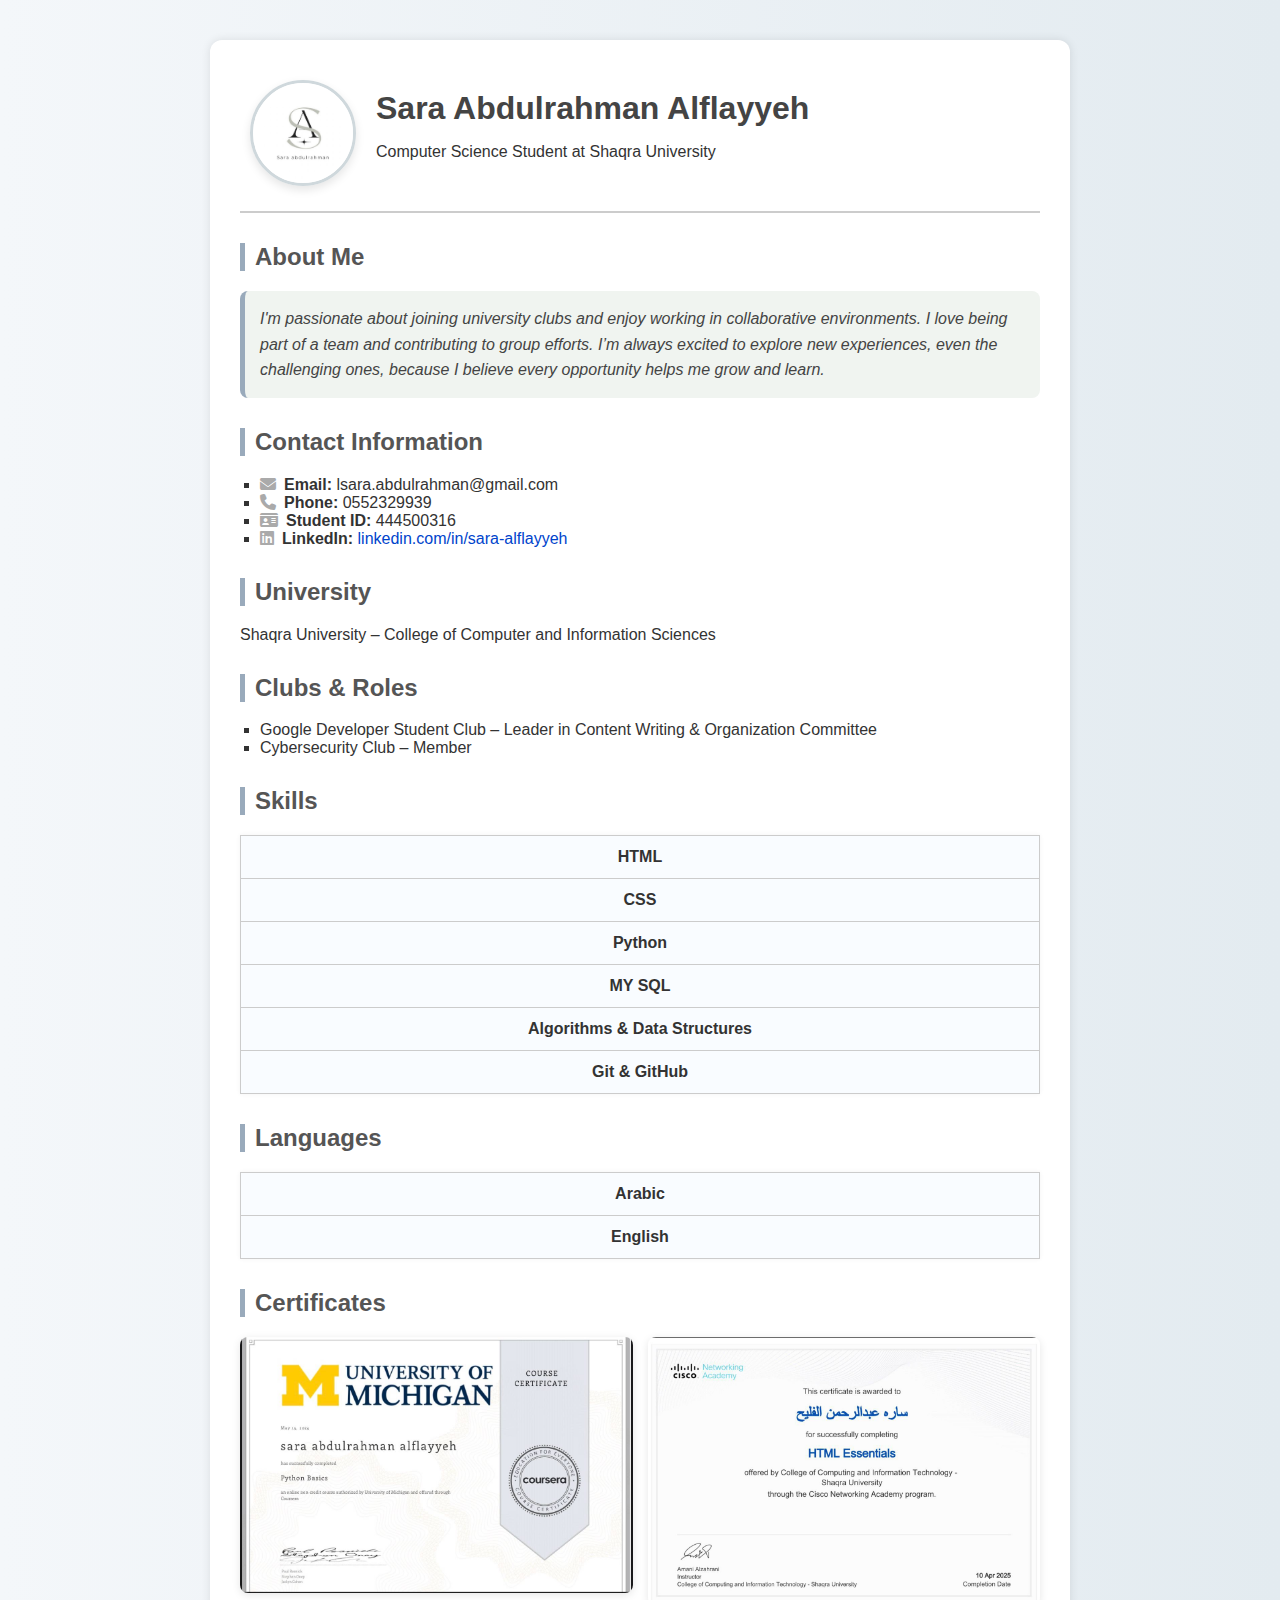
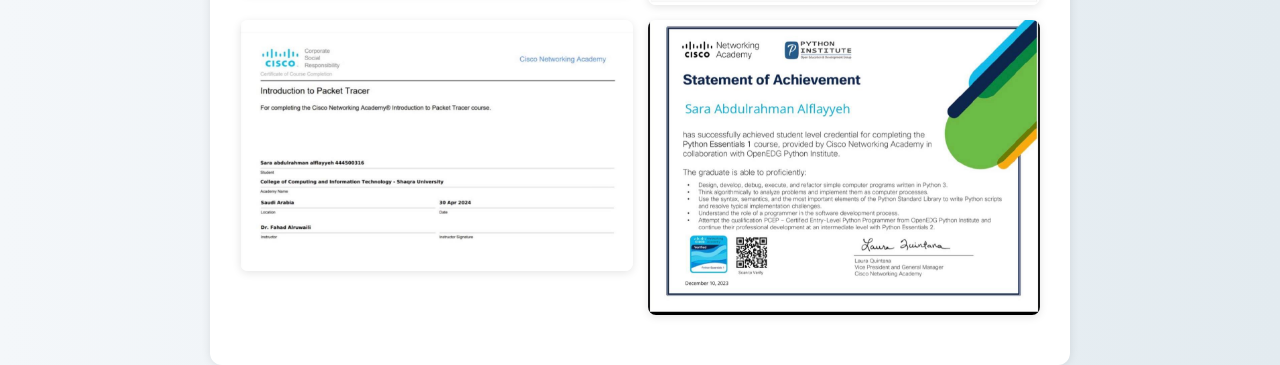
<file: index.html>
<!DOCTYPE html>
<html lang="en">
<head>
  <meta charset="UTF-8" />
  <meta name="viewport" content="width=device-width, initial-scale=1.0"/>
  <title>Sara Abdulrahman CV</title>
  <link rel="stylesheet" href="CV.css" />
  <link rel="stylesheet" href="https://cdnjs.cloudflare.com/ajax/libs/font-awesome/6.5.0/css/all.min.css" />
</head>
<body>
  <div class="container">
    <header>
      <div class="header-flex">
        <img src="profile.jpg" alt="Profile Photo" class="profile-img">
        <div>
          <h1>Sara Abdulrahman Alflayyeh</h1>
          <p>Computer Science Student at Shaqra University</p>
        </div>
      </div>
    </header>

    <!-- About Me Section -->
    <section class="section">
      <h2>About Me</h2>
      <div class="about-paragraph">
        I'm passionate about joining university clubs and enjoy working in collaborative environments.  
        I love being part of a team and contributing to group efforts.  
        I’m always excited to explore new experiences, even the challenging ones,  
        because I believe every opportunity helps me grow and learn.
      </div>
    </section>

    <!-- Contact Info -->
    <section class="section">
      <h2>Contact Information</h2>
      <ul>
        <li><i class="fas fa-envelope contact-icon"></i><strong>Email:</strong> lsara.abdulrahman@gmail.com</li>
        <li><i class="fas fa-phone contact-icon"></i><strong>Phone:</strong> 0552329939</li>
        <li><i class="fas fa-id-card contact-icon"></i><strong>Student ID:</strong> 444500316</li>
        <li><i class="fab fa-linkedin contact-icon"></i><strong>LinkedIn:</strong> 
          <a href="https://www.linkedin.com/in/sara-alflayyeh" target="_blank">linkedin.com/in/sara-alflayyeh</a>
        </li>
      </ul>
    </section>

    <section class="section">
      <h2>University</h2>
      <p>Shaqra University – College of Computer and Information Sciences</p>
    </section>

    <section class="section">
      <h2>Clubs & Roles</h2>
      <ul>
        <li>Google Developer Student Club – Leader in Content Writing & Organization Committee</li>
        <li>Cybersecurity Club – Member</li>
      </ul>
    </section>

    <section class="section">
      <h2>Skills</h2>
      <table class="skills-table">
        <tr><td>HTML</td></tr>
        <tr><td>CSS</td></tr>
        <tr><td>Python</td></tr>
        <tr><td>MY SQL</td></tr>
        <tr><td>Algorithms & Data Structures</td></tr>
        <tr><td>Git & GitHub</td></tr>
      </table>
    </section>

<section class="section">
  <h2>Languages</h2>
  <table class="skills-table">
    <tr>
      <td>Arabic</td>
    </tr>
    <tr>
      <td>English</td>
    </tr>
  </table>
</section>

    <section class="section">
      <h2>Certificates</h2>
      <div class="certificates-grid">
        <img src="certificate1.jpg" alt="Certificate 1">
        <img src="certificate2.jpg" alt="Certificate 2">
        <img src="certificate3.jpg" alt="Certificate 3">
        <img src="certificate4.jpg" alt="Certificate 4">
      </div>
    </section>
  </div>
</body>
</html>
</file>
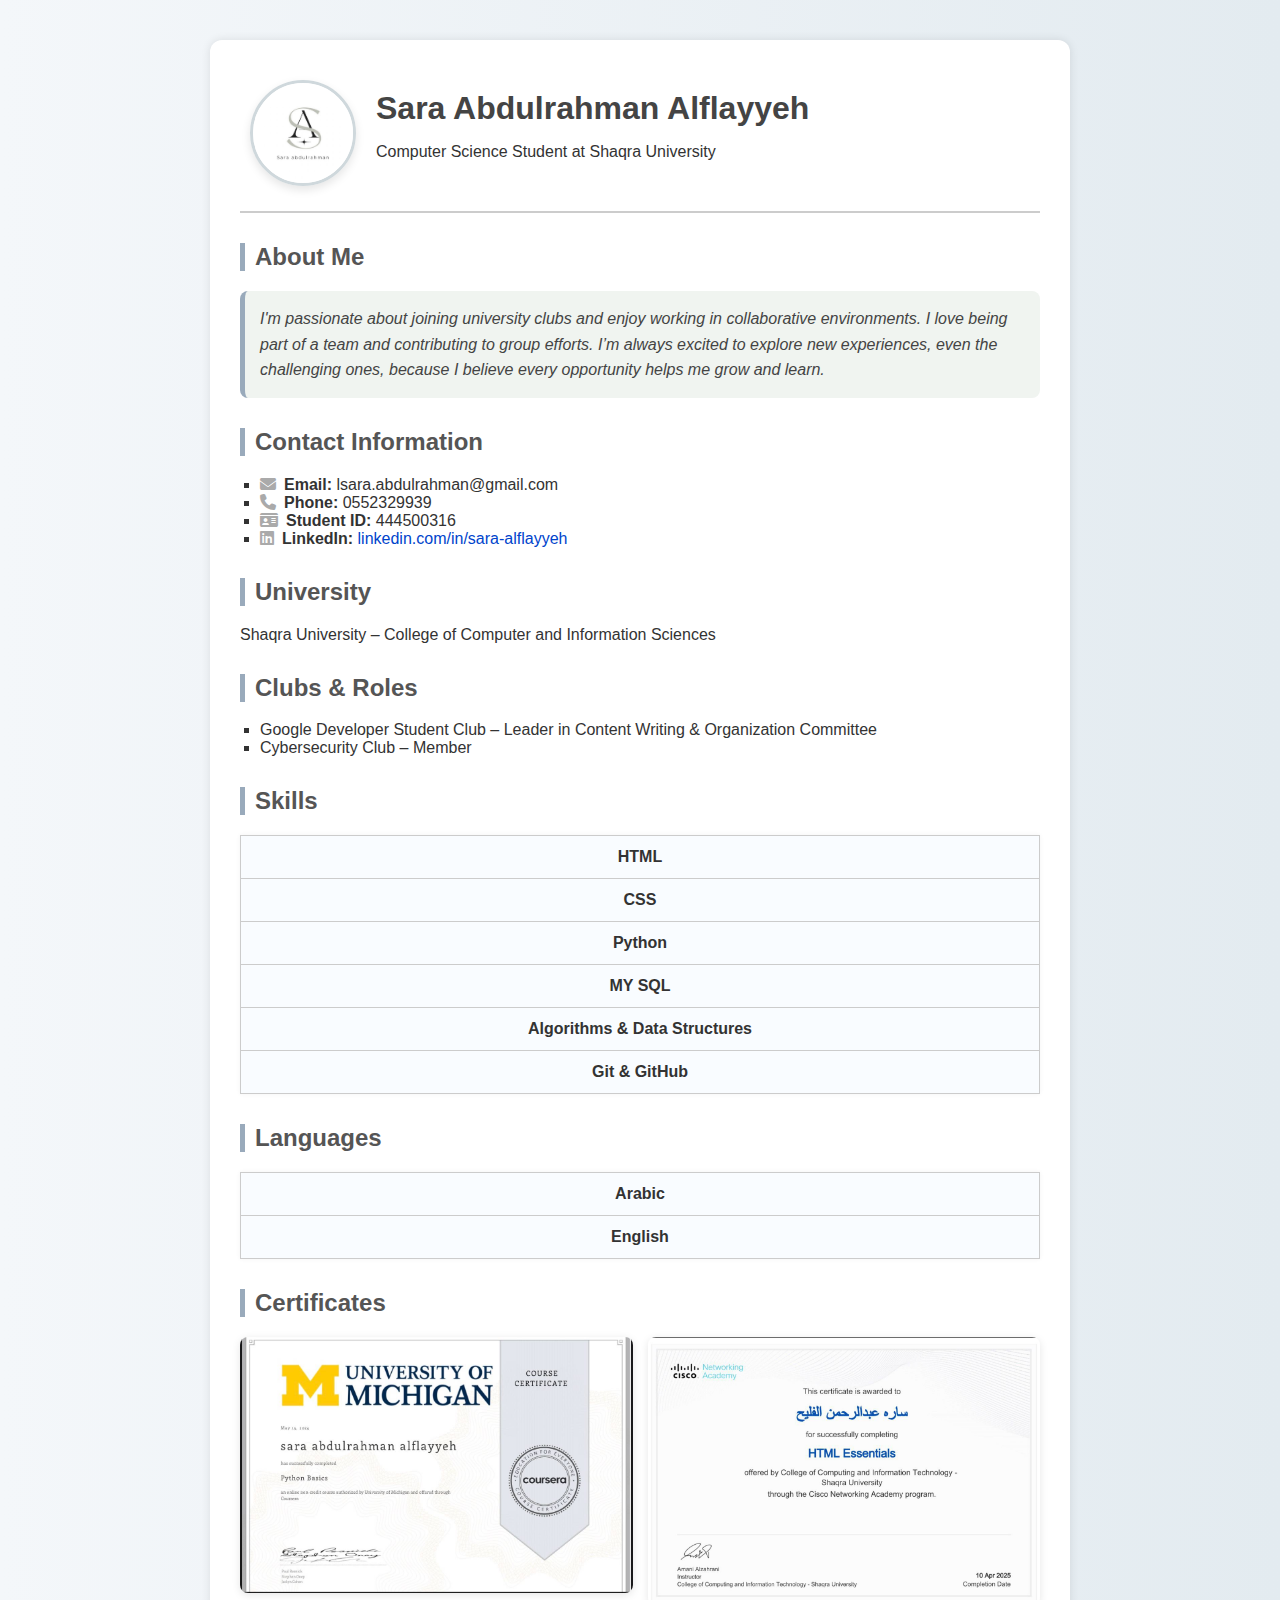
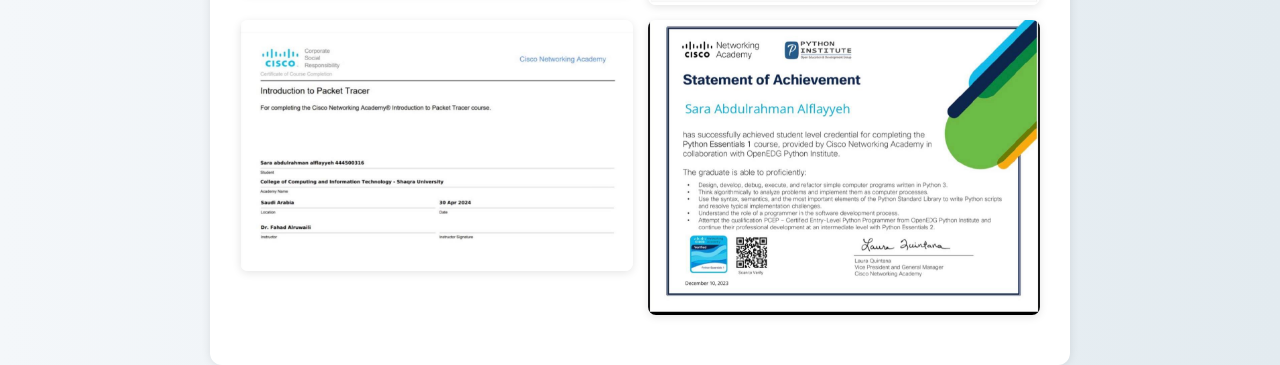
<file: saraCV.html>
<!DOCTYPE html>
<html lang="en">
<head>
  <meta charset="UTF-8" />
  <meta name="viewport" content="width=device-width, initial-scale=1.0"/>
  <title>Sara Abdulrahman CV</title>
  <link rel="stylesheet" href="CV.css" />
  <link rel="stylesheet" href="https://cdnjs.cloudflare.com/ajax/libs/font-awesome/6.5.0/css/all.min.css" />
</head>
<body>
  <div class="container">
    <header>
      <div class="header-flex">
        <img src="profile.jpg" alt="Profile Photo" class="profile-img">
        <div>
          <h1>Sara Abdulrahman Alflayyeh</h1>
          <p>Computer Science Student at Shaqra University</p>
        </div>
      </div>
    </header>

    <!-- About Me Section -->
    <section class="section">
      <h2>About Me</h2>
      <div class="about-paragraph">
        I'm passionate about joining university clubs and enjoy working in collaborative environments.  
        I love being part of a team and contributing to group efforts.  
        I’m always excited to explore new experiences, even the challenging ones,  
        because I believe every opportunity helps me grow and learn.
      </div>
    </section>

    <!-- Contact Info -->
    <section class="section">
      <h2>Contact Information</h2>
      <ul>
        <li><i class="fas fa-envelope contact-icon"></i><strong>Email:</strong> lsara.abdulrahman@gmail.com</li>
        <li><i class="fas fa-phone contact-icon"></i><strong>Phone:</strong> 0552329939</li>
        <li><i class="fas fa-id-card contact-icon"></i><strong>Student ID:</strong> 444500316</li>
        <li><i class="fab fa-linkedin contact-icon"></i><strong>LinkedIn:</strong> 
          <a href="https://www.linkedin.com/in/sara-alflayyeh" target="_blank">linkedin.com/in/sara-alflayyeh</a>
        </li>
      </ul>
    </section>

    <section class="section">
      <h2>University</h2>
      <p>Shaqra University – College of Computer and Information Sciences</p>
    </section>

    <section class="section">
      <h2>Clubs & Roles</h2>
      <ul>
        <li>Google Developer Student Club – Leader in Content Writing & Organization Committee</li>
        <li>Cybersecurity Club – Member</li>
      </ul>
    </section>

    <section class="section">
      <h2>Skills</h2>
      <table class="skills-table">
        <tr><td>HTML</td></tr>
        <tr><td>CSS</td></tr>
        <tr><td>Python</td></tr>
        <tr><td>MY SQL</td></tr>
        <tr><td>Algorithms & Data Structures</td></tr>
        <tr><td>Git & GitHub</td></tr>
      </table>
    </section>

<section class="section">
  <h2>Languages</h2>
  <table class="skills-table">
    <tr>
      <td>Arabic</td>
    </tr>
    <tr>
      <td>English</td>
    </tr>
  </table>
</section>

    <section class="section">
      <h2>Certificates</h2>
      <div class="certificates-grid">
        <img src="certificate1.jpg" alt="Certificate 1">
        <img src="certificate2.jpg" alt="Certificate 2">
        <img src="certificate3.jpg" alt="Certificate 3">
        <img src="certificate4.jpg" alt="Certificate 4">
      </div>
    </section>
  </div>
</body>
</html>
</file>
<file: CV.css>
body {
  font-family: 'Segoe UI', Tahoma, Geneva, Verdana, sans-serif;
  background: linear-gradient(to right, #f4f7fa, #e3ebf0);
  margin: 0;
  padding: 0;
  color: #333;
}

.container {
  max-width: 800px;
  margin: auto;
  background: #fff;
  padding: 30px;
  box-shadow: 0 0 10px rgba(0,0,0,0.1);
  border-radius: 12px;
  margin-top: 40px;
}

header {
  border-bottom: 2px solid #ccc;
  padding-bottom: 15px;
  margin-bottom: 20px;
}

.header-flex {
  display: flex;
  align-items: center;
  gap: 20px;
  padding: 10px;
}

.profile-img {
  width: 100px;
  height: 100px;
  border-radius: 50%;
  object-fit: cover;
  border: 3px solid #cfd8dc;
  box-shadow: 0 4px 10px rgba(0,0,0,0.1);
}

h1 {
  margin: 0;
  color: #444;
}

h2 {
  color: #555;
  border-left: 5px solid #9ab;
  padding-left: 10px;
  margin-top: 30px;
}

.section {
  margin-bottom: 20px;
}

ul {
  list-style-type: square;
  padding-left: 20px;
}

a {
  color: #0044cc;
  text-decoration: none;
}

a:hover {
  text-decoration: underline;
}

.certificates-grid {
  display: grid;
  grid-template-columns: 1fr 1fr;
  gap: 15px;
  margin-top: 15px;
}

.certificates-grid img {
  width: 100%;
  height: auto;
  border-radius: 8px;
  box-shadow: 0 2px 8px rgba(0,0,0,0.1);
}

.skills-table {
  width: 100%;
  border-collapse: collapse;
  margin-top: 15px;
  box-shadow: 0 0 5px rgba(0,0,0,0.05);
}

.skills-table td {
  padding: 12px;
  border: 1px solid #ccc;
  background-color: #f9fcff;
  color: #333;
  text-align: center;
  font-weight: bold;
  transition: background-color 0.3s ease;
}

.skills-table td:hover {
  background-color: #e1f5fe;
}

.contact-icon {
  color: #aaa;
  margin-right: 8px;
}

.about-paragraph {
  background-color: #f0f4f0;
  padding: 15px;
  border-left: 5px solid #9ab;
  border-radius: 8px;
  font-style: italic;
  color: #444;
  line-height: 1.6;
}
</file>
